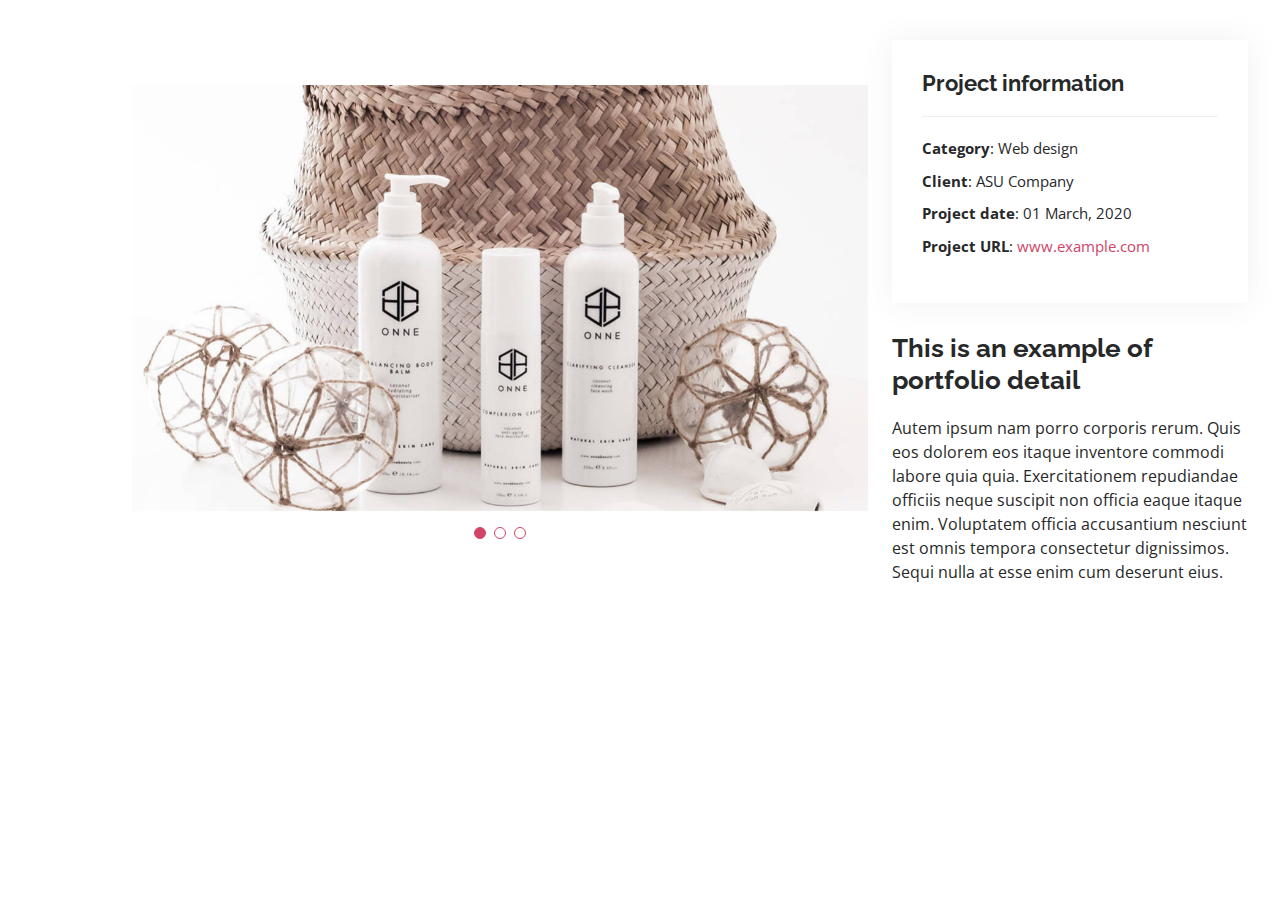
<file: MyResume/portfolio-details.html>
<!DOCTYPE html>
<html lang="en">

<head>
  <meta charset="utf-8">
  <meta content="width=device-width, initial-scale=1.0" name="viewport">

  <title>Portfolio Details - Personal Bootstrap Template</title>
  <meta content="" name="description">
  <meta content="" name="keywords">

  <!-- Favicons -->
  <link href="assets/img/favicon.png" rel="icon">
  <link href="assets/img/apple-touch-icon.png" rel="apple-touch-icon">

  <!-- Google Fonts -->
  <link href="https://fonts.googleapis.com/css?family=Open+Sans:300,300i,400,400i,600,600i,700,700i|Raleway:300,300i,400,400i,500,500i,600,600i,700,700i|Poppins:300,300i,400,400i,500,500i,600,600i,700,700i" rel="stylesheet">

  <!-- Vendor CSS Files -->
  <link href="assets/vendor/aos/aos.css" rel="stylesheet">
  <link href="assets/vendor/bootstrap/css/bootstrap.min.css" rel="stylesheet">
  <link href="assets/vendor/bootstrap-icons/bootstrap-icons.css" rel="stylesheet">
  <link href="assets/vendor/boxicons/css/boxicons.min.css" rel="stylesheet">
  <link href="assets/vendor/glightbox/css/glightbox.min.css" rel="stylesheet">
  <link href="assets/vendor/swiper/swiper-bundle.min.css" rel="stylesheet">

  <!-- Template Main CSS File -->
  <link href="assets/css/style.css" rel="stylesheet">

  <!-- =======================================================
  * Template Name: MyResume
  * Updated: Jul 27 2023 with Bootstrap v5.3.1
  * Template URL: https://bootstrapmade.com/free-html-bootstrap-template-my-resume/
  * Author: BootstrapMade.com
  * License: https://bootstrapmade.com/license/
  ======================================================== -->
</head>

<body>

  <main id="main">

    <!-- ======= Portfolio Details Section ======= -->
    <section id="portfolio-details" class="portfolio-details">
      <div class="container">

        <div class="row gy-4">

          <div class="col-lg-8">
            <div class="portfolio-details-slider swiper">
              <div class="swiper-wrapper align-items-center">

                <div class="swiper-slide">
                  <img src="assets/img/portfolio/portfolio-details-1.jpg" alt="">
                </div>

                <div class="swiper-slide">
                  <img src="assets/img/portfolio/portfolio-details-2.jpg" alt="">
                </div>

                <div class="swiper-slide">
                  <img src="assets/img/portfolio/portfolio-details-3.jpg" alt="">
                </div>

              </div>
              <div class="swiper-pagination"></div>
            </div>
          </div>

          <div class="col-lg-4">
            <div class="portfolio-info">
              <h3>Project information</h3>
              <ul>
                <li><strong>Category</strong>: Web design</li>
                <li><strong>Client</strong>: ASU Company</li>
                <li><strong>Project date</strong>: 01 March, 2020</li>
                <li><strong>Project URL</strong>: <a href="#">www.example.com</a></li>
              </ul>
            </div>
            <div class="portfolio-description">
              <h2>This is an example of portfolio detail</h2>
              <p>
                Autem ipsum nam porro corporis rerum. Quis eos dolorem eos itaque inventore commodi labore quia quia. Exercitationem repudiandae officiis neque suscipit non officia eaque itaque enim. Voluptatem officia accusantium nesciunt est omnis tempora consectetur dignissimos. Sequi nulla at esse enim cum deserunt eius.
              </p>
            </div>
          </div>

        </div>

      </div>
    </section><!-- End Portfolio Details Section -->

  </main><!-- End #main -->

  <div id="preloader"></div>
  <a href="#" class="back-to-top d-flex align-items-center justify-content-center"><i class="bi bi-arrow-up-short"></i></a>

  <!-- Vendor JS Files -->
  <script src="assets/vendor/purecounter/purecounter_vanilla.js"></script>
  <script src="assets/vendor/aos/aos.js"></script>
  <script src="assets/vendor/bootstrap/js/bootstrap.bundle.min.js"></script>
  <script src="assets/vendor/glightbox/js/glightbox.min.js"></script>
  <script src="assets/vendor/isotope-layout/isotope.pkgd.min.js"></script>
  <script src="assets/vendor/swiper/swiper-bundle.min.js"></script>
  <script src="assets/vendor/typed.js/typed.umd.js"></script>
  <script src="assets/vendor/waypoints/noframework.waypoints.js"></script>
  <script src="assets/vendor/php-email-form/validate.js"></script>

  <!-- Template Main JS File -->
  <script src="assets/js/main.js"></script>

</body>

</html>
</file>
<file: MyResume/assets/css/style.css>
/**
* Template Name: MyResume
* Updated: Jul 27 2023 with Bootstrap v5.3.1
* Template URL: https://bootstrapmade.com/free-html-bootstrap-template-my-resume/
* Author: BootstrapMade.com
* License: https://bootstrapmade.com/license/
*/

/*--------------------------------------------------------------
# General
--------------------------------------------------------------*/
body {
  font-family: "Open Sans", sans-serif;
  color: #272829;
}

a {
  color: #d04468;
  text-decoration: none;
}

a:hover {
  color: #067ded;
  text-decoration: none;
}

h1,
h2,
h3,
h4,
h5,
h6 {
  font-family: "Raleway", sans-serif;
}

/*--------------------------------------------------------------
# Back to top button
--------------------------------------------------------------*/
.back-to-top {
  position: fixed;
  visibility: hidden;
  opacity: 0;
  right: 15px;
  bottom: 15px;
  z-index: 996;
  background: #d04468;
  width: 40px;
  height: 40px;
  border-radius: 50px;
  transition: all 0.4s;
}

.back-to-top i {
  font-size: 28px;
  color: #fff;
  line-height: 0;
}

.back-to-top:hover {
  background: #0678e3;
  color: #fff;
}

.back-to-top.active {
  visibility: visible;
  opacity: 1;
}

/*--------------------------------------------------------------
# Preloader
--------------------------------------------------------------*/
#preloader {
  position: fixed;
  top: 0;
  left: 0;
  right: 0;
  bottom: 0;
  z-index: 9999;
  overflow: hidden;
  background: #fff;
}

#preloader:before {
  content: "";
  position: fixed;
  top: calc(50% - 30px);
  left: calc(50% - 30px);
  border: 6px solid #d04468;
  border-top-color: #fff;
  border-bottom-color: #fff;
  border-radius: 50%;
  width: 60px;
  height: 60px;
  animation: animate-preloader 1s linear infinite;
}

@keyframes animate-preloader {
  0% {
    transform: rotate(0deg);
  }

  100% {
    transform: rotate(360deg);
  }
}

/*--------------------------------------------------------------
# Disable aos animation delay on mobile devices
--------------------------------------------------------------*/
@media screen and (max-width: 768px) {
  [data-aos-delay] {
    transition-delay: 0 !important;
  }
}

/*--------------------------------------------------------------
# Header
--------------------------------------------------------------*/
#header {
  position: fixed;
  top: 0;
  left: 0;
  bottom: 0;
  z-index: 9997;
  transition: all 0.5s;
  padding: 15px;
  overflow-y: auto;
}

@media (max-width: 991px) {
  #header {
    width: 300px;
    background: #fff;
    border-right: 1px solid #e6e9ec;
    left: -300px;
  }
}

@media (min-width: 991px) {
  #main {
    margin-left: 100px;
  }
}

/*--------------------------------------------------------------
# Navigation Menu
--------------------------------------------------------------*/
/**
* Desktop Navigation 
*/
.nav-menu {
  padding: 0;
  display: block;
}

.nav-menu * {
  margin: 0;
  padding: 0;
  list-style: none;
}

.nav-menu>ul>li {
  position: relative;
  white-space: nowrap;
}

.nav-menu a,
.nav-menu a:focus {
  display: flex;
  align-items: center;
  color: #45505b;
  padding: 10px 18px;
  margin-bottom: 8px;
  transition: 0.3s;
  font-size: 15px;
  border-radius: 50px;
  background: #f2f3f5;
  height: 56px;
  width: 100%;
  overflow: hidden;
  transition: 0.3s;
}

.nav-menu a i,
.nav-menu a:focus i {
  font-size: 20px;
}

.nav-menu a span,
.nav-menu a:focus span {
  padding: 0 5px 0 7px;
  color: #45505b;
}

@media (min-width: 992px) {

  .nav-menu a,
  .nav-menu a:focus {
    width: 56px;
  }

  .nav-menu a span,
  .nav-menu a:focus span {
    display: none;
    color: #fff;
  }
}

.nav-menu a:hover,
.nav-menu .active,
.nav-menu .active:focus,
.nav-menu li:hover>a {
  color: #fff;
  background: #d04468;
}

.nav-menu a:hover span,
.nav-menu .active span,
.nav-menu .active:focus span,
.nav-menu li:hover>a span {
  color: #fff;
}

.nav-menu a:hover,
.nav-menu li:hover>a {
  width: 100%;
  color: #fff;
}

.nav-menu a:hover span,
.nav-menu li:hover>a span {
  display: block;
}

/**
* Mobile Navigation 
*/
.mobile-nav-toggle {
  position: fixed;
  right: 10px;
  top: 10px;
  z-index: 9998;
  border: 0;
  background: none;
  font-size: 28px;
  transition: all 0.4s;
  outline: none !important;
  line-height: 0;
  cursor: pointer;
  border-radius: 50px;
  padding: 5px;
}

.mobile-nav-toggle i {
  color: #45505b;
}

.mobile-nav-active {
  overflow: hidden;
}

.mobile-nav-active #header {
  left: 0;
}

.mobile-nav-active .mobile-nav-toggle {
  color: #fff;
  background-color: #d04468;
}

/*--------------------------------------------------------------
# Hero Section
--------------------------------------------------------------*/
#hero {
  width: 100%;
  height: 100vh;
  position: relative;
}

@media (min-width: 992px) {
  #hero {
    padding-left: 160px;
  }
}

#hero:before {
  content: "";
  background: rgba(255, 255, 255, 0.8);
  position: absolute;
  bottom: 0;
  top: 0;
  left: 0;
  right: 0;
}

#hero h1 {
  margin: 0;
  font-size: 64px;
  font-weight: 700;
  line-height: 56px;
  color: #45505b;
}

#hero p {
  color: #45505b;
  margin: 15px 0 0 0;
  font-size: 26px;
  font-family: "Poppins", sans-serif;
}

#hero p span {
  color: #d04468;
  letter-spacing: 1px;
}

#hero .social-links {
  margin-top: 30px;
}

#hero .social-links a {
  font-size: 24px;
  display: inline-block;
  color: #45505b;
  line-height: 1;
  margin-right: 20px;
  transition: 0.3s;
}

#hero .social-links a:hover {
  color:#d04468;
}

@media (max-width: 992px) {
  #hero {
    text-align: center;
  }

  #hero h1 {
    font-size: 32px;
    line-height: 36px;
  }

  #hero p {
    margin-top: 10px;
    font-size: 20px;
    line-height: 24px;
  }
}

/*--------------------------------------------------------------
# Sections General
--------------------------------------------------------------*/
section {
  padding: 60px 0;
  overflow: hidden;
}

.section-title {
  text-align: center;
  padding-bottom: 30px;
}

.section-title h2 {
  font-size: 32px;
  font-weight: bold;
  text-transform: uppercase;
  margin-bottom: 20px;
  padding-bottom: 20px;
  position: relative;
  color: #45505b;
}

.section-title h2::before {
  content: "";
  position: absolute;
  display: block;
  width: 120px;
  height: 1px;
  background: #ddd;
  bottom: 1px;
  left: calc(50% - 60px);
}

.section-title h2::after {
  content: "";
  position: absolute;
  display: block;
  width: 40px;
  height: 3px;
  background: #d04468;
  bottom: 0;
  left: calc(50% - 20px);
}

.section-title p {
  margin-bottom: 0;
}

/*--------------------------------------------------------------
# About
--------------------------------------------------------------*/
.about .content h3 {
  font-weight: 700;
  font-size: 26px;
  color: #728394;
}

.about .content ul {
  list-style: none;
  padding: 0;
}

.about .content ul li {
  margin-bottom: 20px;
  display: flex;
  align-items: center;
}

.about .content ul strong {
  margin-right: 10px;
}

.about .content ul i {
  font-size: 16px;
  margin-right: 5px;
  color: #d04468;
  line-height: 0;
}

.about .content p:last-child {
  margin-bottom: 0;
}

/*--------------------------------------------------------------
# Facts
--------------------------------------------------------------*/
.facts .count-box {
  padding: 30px 30px 25px 30px;
  margin-top: 30px;
  width: 100%;
  position: relative;
  text-align: center;
  background: #fff;
}

.facts .count-box i {
  position: absolute;
  top: -25px;
  left: 50%;
  transform: translateX(-50%);
  font-size: 24px;
  background: #d04468;
  color: #fff;
  border-radius: 50px;
  display: inline-flex;
  align-items: center;
  justify-content: center;
  width: 48px;
  height: 48px;
}

.facts .count-box span {
  font-size: 36px;
  display: block;
  font-weight: 600;
  color: #011426;
}

.facts .count-box p {
  padding: 0;
  margin: 0;
  font-family: "Raleway", sans-serif;
  font-size: 14px;
}

/*--------------------------------------------------------------
# Akills
--------------------------------------------------------------*/
.skills .progress {
  height: 60px;
  display: block;
  background: none;
  border-radius: 0;
}

.skills .progress .skill {
  padding: 10px 0;
  margin: 0;
  text-transform: uppercase;
  display: block;
  font-weight: 600;
  font-family: "Poppins", sans-serif;
  color: #45505b;
}

.skills .progress .skill .val {
  float: right;
  font-style: normal;
}

.skills .progress-bar-wrap {
  background: #f2f3f5;
}

.skills .progress-bar {
  width: 1px;
  height: 10px;
  transition: 0.9s;
  background-color: #d04468;
}

/*--------------------------------------------------------------
# Resume
--------------------------------------------------------------*/
.btn-secondary {
  width: fit-content;
  padding: 10px;
  margin-left: 5%;
  margin-right: 5%;
}
.row {
  justify-content: center;
  align-items: center; }

.resume .resume-title {
  font-size: 26px;
  font-weight: 700;
  margin-top: 20px;
  margin-bottom: 20px;
  color: #45505b;
}

.resume .resume-item {
  padding: 0 0 20px 20px;
  margin-top: -2px;
  border-left: 2px solid #d04468;
  position: relative;
}

.resume .resume-item h4 {
  line-height: 18px;
  font-size: 18px;
  font-weight: 600;
  text-transform: uppercase;
  font-family: "Poppins", sans-serif;
  color: #d04468;
  margin-bottom: 10px;
}

.resume .resume-item h5 {
  font-size: 16px;
  background: #f7f8f9;
  padding: 5px 15px;
  display: inline-block;
  font-weight: 600;
  margin-bottom: 10px;
}

.resume .resume-item ul {
  padding-left: 20px;
}

.resume .resume-item ul li {
  padding-bottom: 10px;
}

.resume .resume-item:last-child {
  padding-bottom: 0;
}

.resume .resume-item::before {
  content: "";
  position: absolute;
  width: 16px;
  height: 16px;
  border-radius: 50px;
  left: -9px;
  top: 0;
  background: #fff;
  border: 2px solid #d04468;
}

/*--------------------------------------------------------------
# Portfolio
--------------------------------------------------------------*/
.portfolio .portfolio-item {
  margin-bottom: 30px;
}

.portfolio #portfolio-flters {
  padding: 0;
  margin: 0 auto 25px auto;
  list-style: none;
  text-align: center;
  background: #fff;
  border-radius: 50px;
  padding: 2px 15px;
}

.portfolio #portfolio-flters li {
  cursor: pointer;
  display: inline-block;
  padding: 10px 15px;
  font-size: 14px;
  font-weight: 600;
  line-height: 1;
  text-transform: uppercase;
  color: #272829;
  margin-bottom: 5px;
  transition: all 0.3s ease-in-out;
}

.portfolio #portfolio-flters li:hover,
.portfolio #portfolio-flters li.filter-active {
  color: #d04468;
}

.portfolio #portfolio-flters li:last-child {
  margin-right: 0;
}

.portfolio .portfolio-wrap {
  transition: 0.3s;
  position: relative;
  overflow: hidden;
  z-index: 1;
  background: rgba(69, 80, 91, 0.8);
}

.portfolio .portfolio-wrap::before {
  content: "";
  background: rgba(255, 255, 255, 0.7);
  position: absolute;
  left: 30px;
  right: 30px;
  top: 30px;
  bottom: 30px;
  transition: all ease-in-out 0.3s;
  z-index: 2;
  opacity: 0;
}

.portfolio .portfolio-wrap .portfolio-info {
  opacity: 0;
  position: absolute;
  top: 0;
  left: 0;
  right: 0;
  bottom: 0;
  text-align: center;
  z-index: 3;
  transition: all ease-in-out 0.3s;
  display: flex;
  flex-direction: column;
  justify-content: center;
  align-items: center;
}

.portfolio .portfolio-wrap .portfolio-info::before {
  display: block;
  content: "";
  width: 48px;
  height: 48px;
  position: absolute;
  top: 35px;
  left: 35px;
  border-top: 3px solid #d7dce1;
  border-left: 3px solid #d7dce1;
  transition: all 0.5s ease 0s;
  z-index: 9994;
}

.portfolio .portfolio-wrap .portfolio-info::after {
  display: block;
  content: "";
  width: 48px;
  height: 48px;
  position: absolute;
  bottom: 35px;
  right: 35px;
  border-bottom: 3px solid #d7dce1;
  border-right: 3px solid #d7dce1;
  transition: all 0.5s ease 0s;
  z-index: 9994;
}

.portfolio .portfolio-wrap .portfolio-info h4 {
  font-size: 20px;
  color: #45505b;
  font-weight: 600;
}

.portfolio .portfolio-wrap .portfolio-info p {
  color: #45505b;
  font-size: 14px;
  text-transform: uppercase;
  padding: 0;
  margin: 0;
}

.portfolio .portfolio-wrap .portfolio-links {
  text-align: center;
  z-index: 4;
}

.portfolio .portfolio-wrap .portfolio-links a {
  color: #45505b;
  margin: 0 2px;
  font-size: 28px;
  display: inline-block;
  transition: 0.3s;
}

.portfolio .portfolio-wrap .portfolio-links a:hover {
  color: #148af9;
}

.portfolio .portfolio-wrap:hover::before {
  top: 0;
  left: 0;
  right: 0;
  bottom: 0;
  opacity: 1;
}

.portfolio .portfolio-wrap:hover .portfolio-info {
  opacity: 1;
}

.portfolio .portfolio-wrap:hover .portfolio-info::before {
  top: 15px;
  left: 15px;
}

.portfolio .portfolio-wrap:hover .portfolio-info::after {
  bottom: 15px;
  right: 15px;
}

/*--------------------------------------------------------------
# Portfolio Details
--------------------------------------------------------------*/
.portfolio-details {
  padding-top: 40px;
}

.portfolio-details .portfolio-details-slider img {
  width: 100%;
}

.portfolio-details .portfolio-details-slider .swiper-pagination {
  margin-top: 20px;
  position: relative;
}

.portfolio-details .portfolio-details-slider .swiper-pagination .swiper-pagination-bullet {
  width: 12px;
  height: 12px;
  background-color: #fff;
  opacity: 1;
  border: 1px solid #d04468;
}

.portfolio-details .portfolio-details-slider .swiper-pagination .swiper-pagination-bullet-active {
  background-color: #d04468;
}

.portfolio-details .portfolio-info {
  padding: 30px;
  box-shadow: 0px 0 30px rgba(69, 80, 91, 0.08);
}

.portfolio-details .portfolio-info h3 {
  font-size: 22px;
  font-weight: 700;
  margin-bottom: 20px;
  padding-bottom: 20px;
  border-bottom: 1px solid #eee;
}

.portfolio-details .portfolio-info ul {
  list-style: none;
  padding: 0;
  font-size: 15px;
}

.portfolio-details .portfolio-info ul li+li {
  margin-top: 10px;
}

.portfolio-details .portfolio-description {
  padding-top: 30px;
}

.portfolio-details .portfolio-description h2 {
  font-size: 26px;
  font-weight: 700;
  margin-bottom: 20px;
}

.portfolio-details .portfolio-description p {
  padding: 0;
}

/*--------------------------------------------------------------
# Services
--------------------------------------------------------------*/
.services .icon-box {
  text-align: center;
  padding: 70px 20px 80px 20px;
  transition: all ease-in-out 0.3s;
  background: #fff;
  box-shadow: 0px 5px 90px 0px rgba(110, 123, 131, 0.05);
}

.services .icon-box .icon {
  margin: 0 auto;
  width: 100px;
  height: 100px;
  display: flex;
  align-items: center;
  justify-content: center;
  transition: ease-in-out 0.3s;
  position: relative;
}

.services .icon-box .icon i {
  font-size: 36px;
  transition: 0.5s;
  position: relative;
}

.services .icon-box .icon svg {
  position: absolute;
  top: 0;
  left: 0;
}

.services .icon-box .icon svg path {
  transition: 0.5s;
  fill: #f5f5f5;
}

.services .icon-box h4 {
  font-weight: 600;
  margin: 10px 0 15px 0;
  font-size: 22px;
}

.services .icon-box h4 a {
  color: #45505b;
  transition: ease-in-out 0.3s;
}

.services .icon-box p {
  line-height: 24px;
  font-size: 14px;
  margin-bottom: 0;
}

.services .icon-box:hover {
  border-color: #fff;
  box-shadow: 0px 0 35px 0 rgba(0, 0, 0, 0.08);
}

.services .iconbox-blue i {
  color: #47aeff;
}

.services .iconbox-blue:hover .icon i {
  color: #fff;
}

.services .iconbox-blue:hover .icon path {
  fill: #47aeff;
}

.services .iconbox-orange i {
  color: #ffa76e;
}

.services .iconbox-orange:hover .icon i {
  color: #fff;
}

.services .iconbox-orange:hover .icon path {
  fill: #ffa76e;
}

.services .iconbox-grey i {
  color: #363636;
}

.services .iconbox-grey:hover .icon i {
  color: #fff;
}

.services .iconbox-grey:hover .icon path {
  fill: #363636;
}
.services .iconbox-purple i {
  color: #560b94;
}

.services .iconbox-purple:hover .icon i {
  color: #fff;
}

.services .iconbox-purple:hover .icon path {
  fill: #560b94;
}

.services .iconbox-yellow i {
  color: #ffbb2c;
}

.services .iconbox-yellow:hover .icon i {
  color: #fff;
}

.services .iconbox-yellow:hover .icon path {
  fill: #ffbb2c;
}

.services .iconbox-red i {
  color: #ff5828;
}

.services .iconbox-red:hover .icon i {
  color: #fff;
}

.services .iconbox-red:hover .icon path {
  fill: #ff5828;
}

.services .iconbox-teal i {
  color: #11dbcf;
}

.services .iconbox-teal:hover .icon i {
  color: #fff;
}

.services .iconbox-teal:hover .icon path {
  fill: #11dbcf;
}

/*--------------------------------------------------------------
# Testimonials
--------------------------------------------------------------*/
.testimonials .section-header {
  margin-bottom: 40px;
}

.testimonials .testimonials-carousel,
.testimonials .testimonials-slider {
  overflow: hidden;
}

.testimonials .testimonial-item {
  text-align: center;
}

.testimonials .testimonial-item .testimonial-img {
  width: 120px;
  border-radius: 50%;
  border: 4px solid #fff;
  margin: 0 auto;
}

.testimonials .testimonial-item h3 {
  font-size: 20px;
  font-weight: bold;
  margin: 10px 0 5px 0;
  color: #111;
}

.testimonials .testimonial-item h4 {
  font-size: 14px;
  color: #999;
  margin: 0 0 15px 0;
}

.testimonials .testimonial-item .quote-icon-left,
.testimonials .testimonial-item .quote-icon-right {
  color: #90c8fc;
  font-size: 26px;
}

.testimonials .testimonial-item .quote-icon-left {
  display: inline-block;
  left: -5px;
  position: relative;
}

.testimonials .testimonial-item .quote-icon-right {
  display: inline-block;
  right: -5px;
  position: relative;
  top: 10px;
}

.testimonials .testimonial-item p {
  font-style: italic;
  margin: 0 auto 15px auto;
}

.testimonials .swiper-pagination {
  margin-top: 20px;
  position: relative;
}

.testimonials .swiper-pagination .swiper-pagination-bullet {
  width: 12px;
  height: 12px;
  background-color: #fff;
  opacity: 1;
  border: 1px solid #d04468;
}

.testimonials .swiper-pagination .swiper-pagination-bullet-active {
  background-color: #d04468;
}

@media (min-width: 992px) {
  .testimonials .testimonial-item p {
    width: 80%;
  }
}

/*--------------------------------------------------------------
# Contact
--------------------------------------------------------------*/
.contact .info {
  width: 100%;
  background: #fff;
}

.contact .info i {
  font-size: 20px;
  color: #d04468;
  float: left;
  width: 44px;
  height: 44px;
  background: #eef7ff;
  display: flex;
  justify-content: center;
  align-items: center;
  border-radius: 50px;
  transition: all 0.3s ease-in-out;
}

.contact .info h4 {
  padding: 0 0 0 60px;
  font-size: 22px;
  font-weight: 600;
  margin-bottom: 5px;
  color: #45505b;
}

.contact .info p {
  padding: 0 0 0 60px;
  margin-bottom: 0;
  font-size: 14px;
  color: #728394;
}

.contact .info .email,
.contact .info .phone {
  margin-top: 40px;
}

.contact .info .email:hover i,
.contact .info .address:hover i,
.contact .info .phone:hover i {
  background: #d04468;
  color: #fff;
}

.contact .php-email-form {
  width: 100%;
  background: #fff;
}

.contact .php-email-form .form-group {
  padding-bottom: 8px;
}

.contact .php-email-form .error-message {
  display: none;
  color: #fff;
  background: #ed3c0d;
  text-align: left;
  padding: 15px;
  font-weight: 600;
}

.contact .php-email-form .error-message br+br {
  margin-top: 25px;
}

.contact .php-email-form .sent-message {
  display: none;
  color: #fff;
  background: #18d26e;
  text-align: center;
  padding: 15px;
  font-weight: 600;
}

.contact .php-email-form .loading {
  display: none;
  background: #fff;
  text-align: center;
  padding: 15px;
}

.contact .php-email-form .loading:before {
  content: "";
  display: inline-block;
  border-radius: 50%;
  width: 24px;
  height: 24px;
  margin: 0 10px -6px 0;
  border: 3px solid #18d26e;
  border-top-color: #eee;
  animation: animate-loading 1s linear infinite;
}

.contact .php-email-form input,
.contact .php-email-form textarea {
  border-radius: 4px;
  box-shadow: none;
  font-size: 14px;
}

.contact .php-email-form input[type=text],
.contact .php-email-form input[type=email] {
  height: 44px;
}

.contact .php-email-form textarea {
  padding: 10px 12px;
}

.contact .php-email-form button[type=submit] {
  background: #d04468;
  border: 0;
  padding: 10px 35px;
  color: #fff;
  transition: 0.4s;
  border-radius: 50px;
}

.contact .php-email-form button[type=submit]:hover {
  background: #0678e3;
}

@keyframes animate-loading {
  0% {
    transform: rotate(0deg);
  }

  100% {
    transform: rotate(360deg);
  }
}

/*--------------------------------------------------------------
# Footer
--------------------------------------------------------------*/
#footer {
  background: #f7f8f9;
  color: #45505b;
  font-size: 14px;
  text-align: center;
  padding: 30px 0;
}

#footer h3 {
  font-size: 36px;
  font-weight: 700;
  position: relative;
  font-family: "Poppins", sans-serif;
  padding: 0;
  margin: 0 0 15px 0;
}

#footer p {
  font-size: 15;
  font-style: italic;
  padding: 0;
  margin: 0 0 40px 0;
}

#footer .social-links {
  margin: 0 0 40px 0;
}

#footer .social-links a {
  font-size: 18px;
  display: inline-block;
  background: #d04468;
  color: #fff;
  line-height: 1;
  padding: 8px 0;
  margin-right: 4px;
  border-radius: 50%;
  text-align: center;
  width: 36px;
  height: 36px;
  transition: 0.3s;
}

#footer .social-links a:hover {
  background: #0678e3;
  color: #fff;
  text-decoration: none;
}

#footer .copyright {
  margin: 0 0 5px 0;
}

#footer .credits {
  font-size: 13px;
}
</file>
